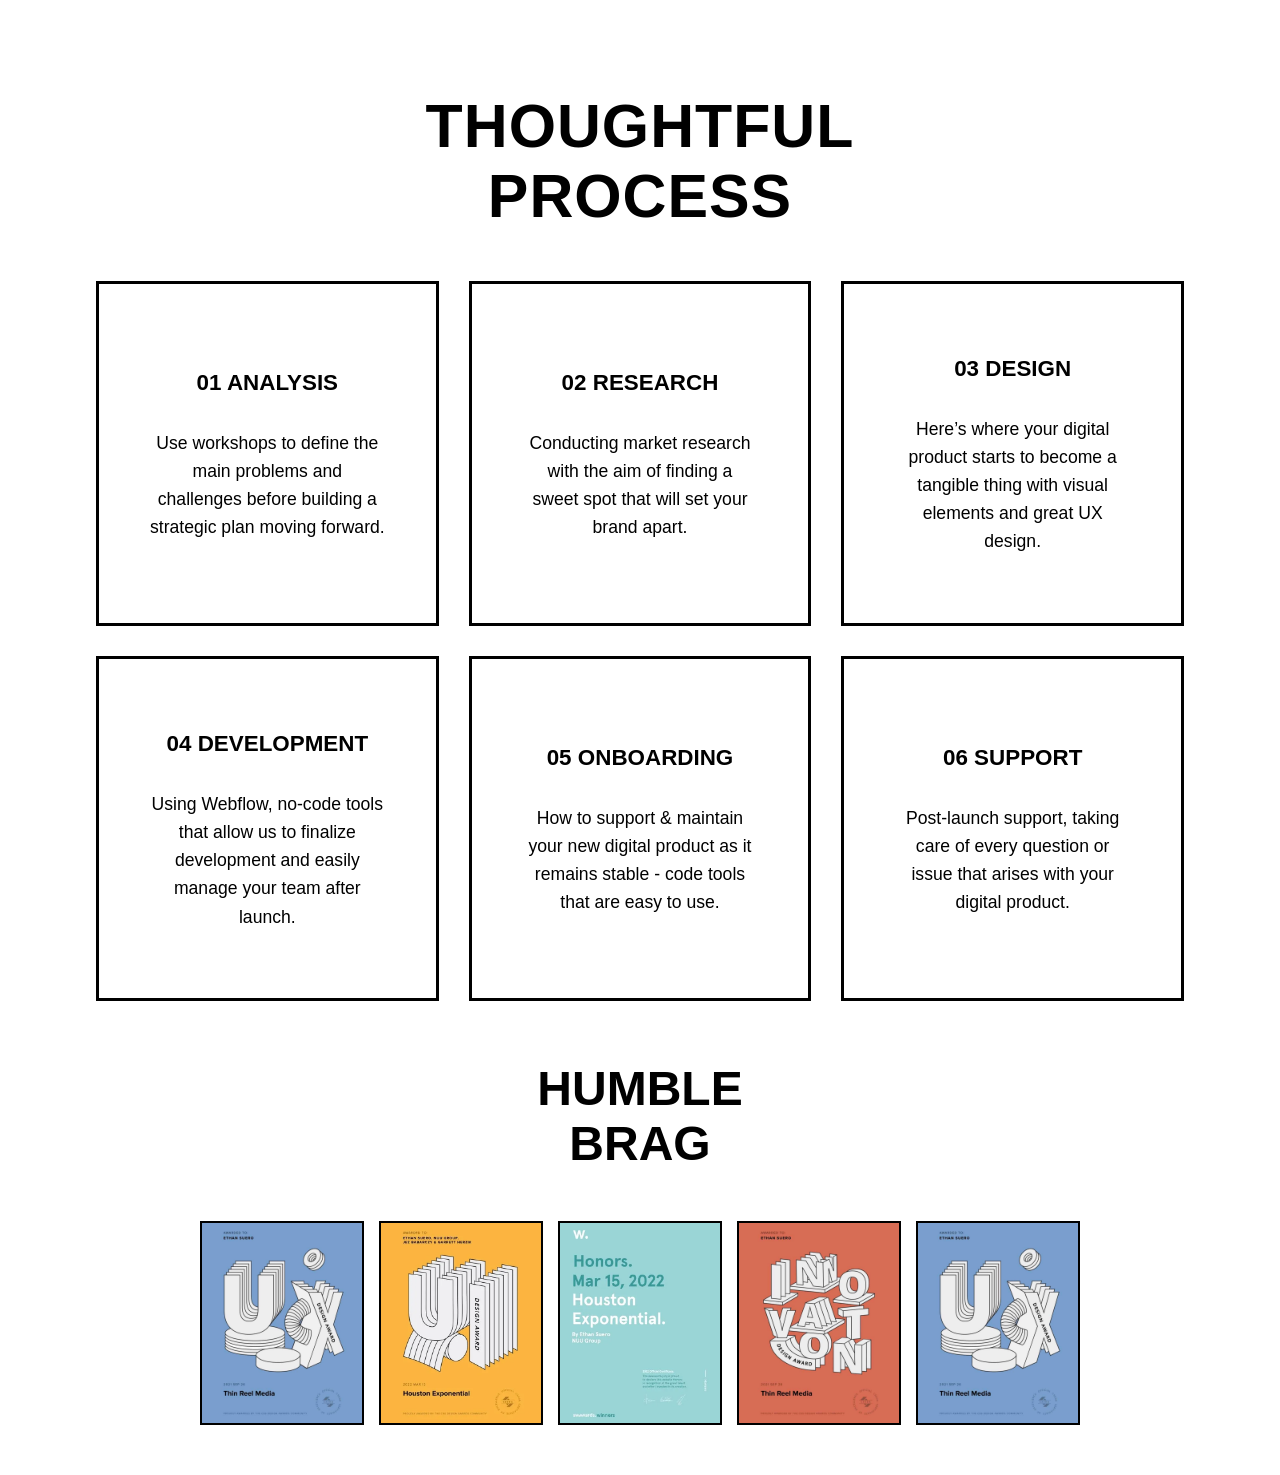
<file: index.html>
<!DOCTYPE html>
<html lang="en">
<head>
    <meta charset="UTF-8">
    <meta name="viewport" content="width=device-width, initial-scale=1.0">
    <title>Thoughtful Process</title>
    <link rel="stylesheet" href="styles.css">
</head>
<body>
    <div class="container">
        <!-- Titulli Kryesor -->
        <h1 class="main-title">THOUGHTFUL <br> PROCESS</h1>

        <!-- Seksioni i Kutive -->
        <div class="grid">
            <div class="box">
                <h3>01 ANALYSIS</h3>
                <p>Use workshops to define the main problems and challenges before building a strategic plan moving forward.</p>
            </div>
            <div class="box">
                <h3>02 RESEARCH</h3>
                <p>Conducting market research with the aim of finding a sweet spot that will set your brand apart.</p>
            </div>
            <div class="box">
                <h3>03 DESIGN</h3>
                <p>Here’s where your digital product starts to become a tangible thing with visual elements and great UX design.</p>
            </div>
            <div class="box">
                <h3>04 DEVELOPMENT</h3>
                <p>Using Webflow, no-code tools that allow us to finalize development and easily manage your team after launch.</p>
            </div>
            <div class="box">
                <h3>05 ONBOARDING</h3>
                <p>How to support & maintain your new digital product as it remains stable - code tools that are easy to use.</p>
            </div>
            <div class="box">
                <h3>06 SUPPORT</h3>
                <p>Post-launch support, taking care of every question or issue that arises with your digital product.</p>
            </div>
        </div>

        <!-- Seksioni i Fundit -->
        <h2 class="footer-title">HUMBLE <br> BRAG</h2>

        <!-- Seksioni i Poshtëm me Fotot vetëm -->
        <div class="bottom-section">
            <div class="colored-box blue">
                <img src="pics/img1.jpg" alt="Blue Image">
            </div>
            <div class="colored-box yellow">
                <img src="pics/img2.png" alt="Yellow Image">
            </div>
            <div class="colored-box green">
                <img src="pics/img3.png" alt="Green Image">
            </div>
            <div class="colored-box red">
                <img src="pics/img4.jpg" alt="Red Image">
            </div>
            <div class="colored-box blue">
                <img src="pics/img1.jpg" alt="Blue Image">
            </div>
        </div>
    </div>
</body>
</html>
</file>
<file: styles.css>
/* Stilet e Përgjithshme */
body {
    font-family: 'Arial', sans-serif;
    text-align: center;
    margin: 0;
    padding: 0;
    background-color: white;
    color: black;
}

/* Kontejneri Kryesor */
.container {
    width: 85%;
    margin: 0 auto;
    padding: 50px 0;
}

/* Titulli Kryesor */
.main-title {
    font-size: 3.8rem;
    font-weight: bold;
    text-transform: uppercase;
    margin-bottom: 50px;
    letter-spacing: 1px;
}

/* Layout i Kutive */
.grid {
    display: grid;
    grid-template-columns: repeat(3, 1fr);
    gap: 30px;
    margin-bottom: 60px;
}

/* Kutitë */
.box {
    border: 3px solid black;
    padding: 50px 30px;
    min-height: 200px;
    background-color: white;
    display: flex;
    flex-direction: column;
    justify-content: center;
    align-items: center;
    text-align: center;
    transition: transform 0.3s ease-in-out;
}

/* Efekti Hover */
.box:hover {
    transform: scale(1.03);
    background-color: #f8f8f8;
}

/* Titulli i Kutisë */
.box h3 {
    font-size: 1.4rem;
    font-weight: bold;
    margin-bottom: 15px;
    text-transform: uppercase;
}

/* Përshkrimi në Kuti */
.box p {
    font-size: 1.1rem;
    line-height: 1.6;
    max-width: 85%;
}

/* Titulli në Fund */
.footer-title {
    font-size: 3rem;
    font-weight: bold;
    text-transform: uppercase;
    margin-top: 60px;
}

/* Seksioni i Poshtëm */
.bottom-section {
    display: flex;
    justify-content: center;
    align-items: center;
    gap: 15px;
    margin-top: 50px;
    flex-wrap: wrap;
}

/* Kutitë me Imazhe */
.colored-box {
    width: 160px;  /* E zvogëluam pak permasën e kutive */
    height: 200px; /* Të njëjtat përmasa për lartësinë */
    display: flex;
    flex-direction: column;
    justify-content: center;
    align-items: center;
    text-align: center;
    border: 2px solid black;
    font-size: 1rem;
    font-weight: bold;
    color: white; /* Teksti do të jetë i bardhë për kontrast me fotot */
    overflow: hidden;
    transition: transform 0.3s ease-in-out;
}

/* Efekti Hover */
.colored-box:hover {
    transform: scale(1.05);
}

/* Përshtatja e fotove */
.colored-box img {
    width: 100%;
    height: 100%;
    object-fit: cover; /* Fotoja do të mbushë plotësisht konteinerin, mund të pritet, por nuk do të deformohet */
}

/* Ngjyrat */
.blue { background-color: #4A90E2; }
.yellow { background-color: #F5A623; }
.green { background-color: #7ED321; }
.red { background-color: #D0021B; }

/* Responsive Design */
@media (max-width: 900px) {
    .bottom-section {
        flex-wrap: wrap;
    }
    .colored-box {
        width: 150px;
        height: 180px;
        font-size: 1rem;
    }
}

@media (max-width: 600px) {
    .colored-box {
        width: 100%;
        height: auto;
        padding: 20px;
    }

    /* Reduce font size for mobile */
    .footer-title {
        font-size: 2.5rem;
    }

    .main-title {
        font-size: 2.5rem;
    }

    .box h3 {
        font-size: 1.2rem;
    }
}
</file>
